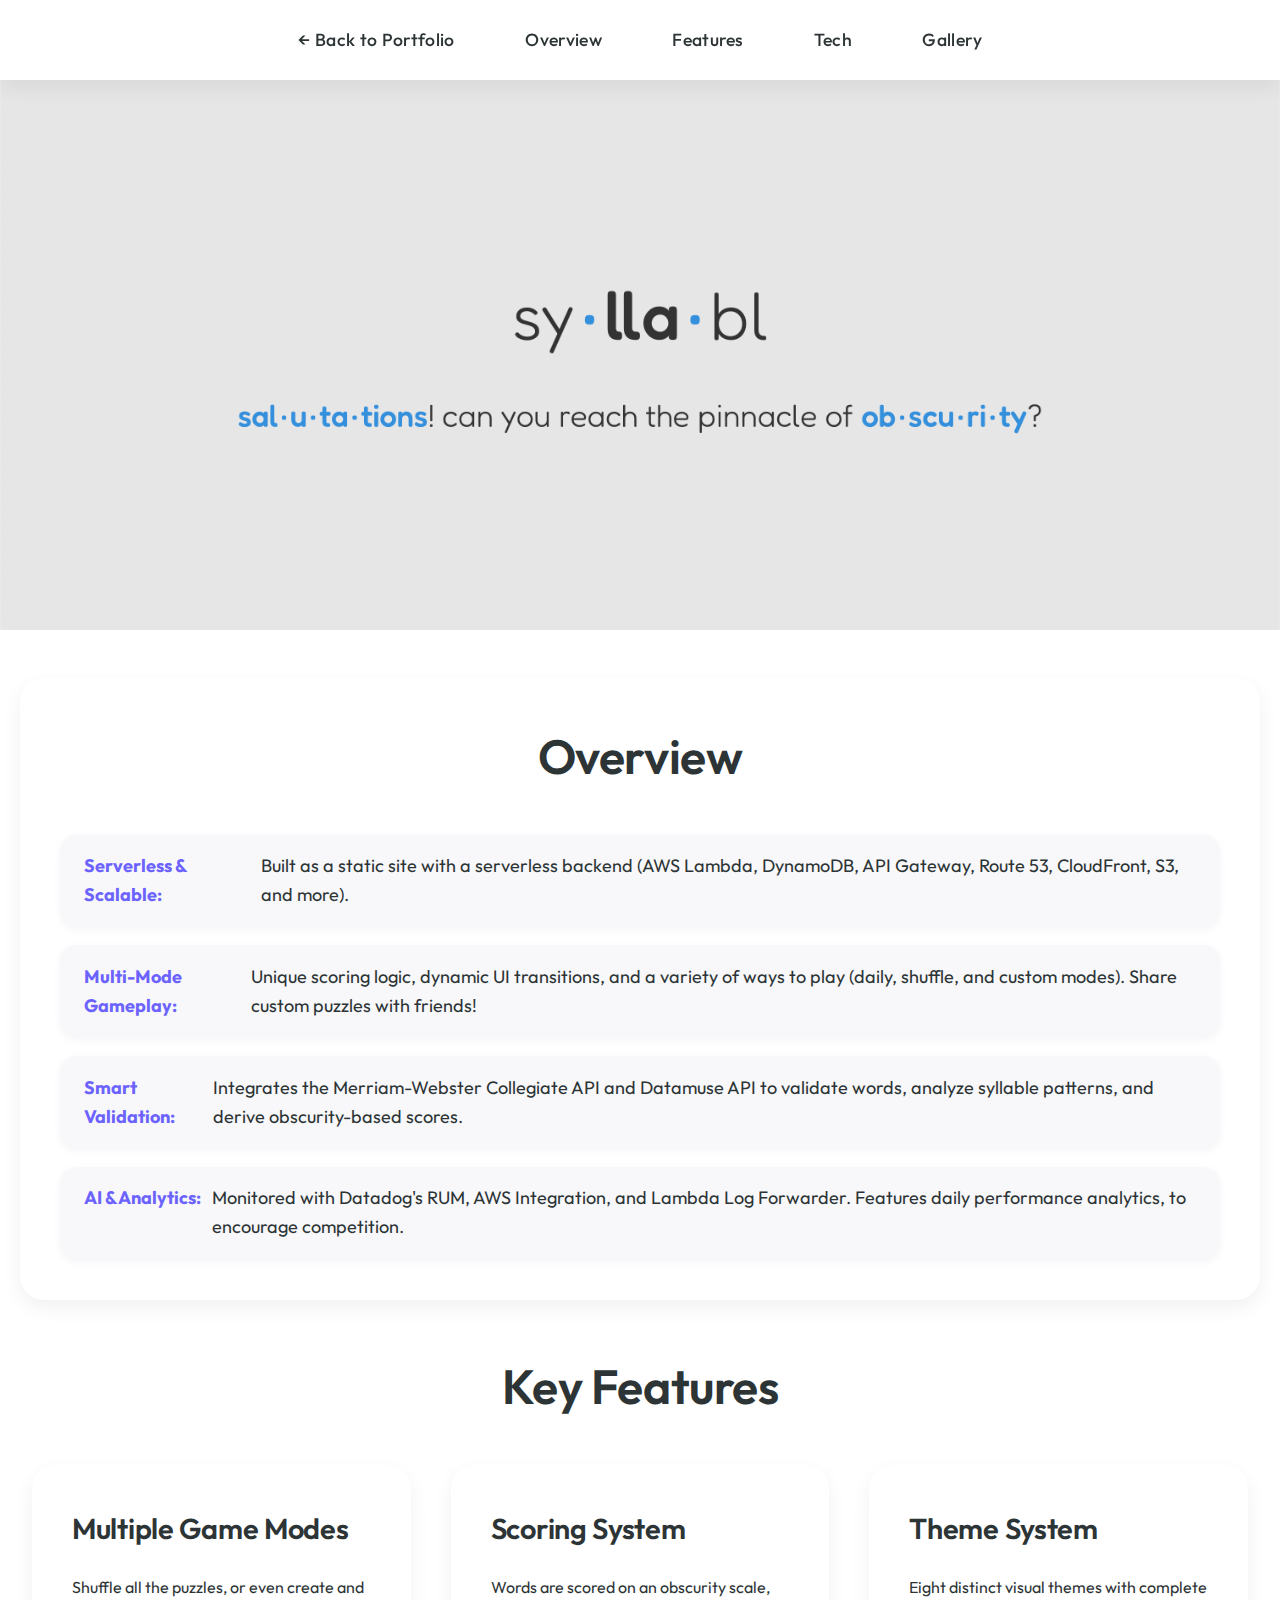
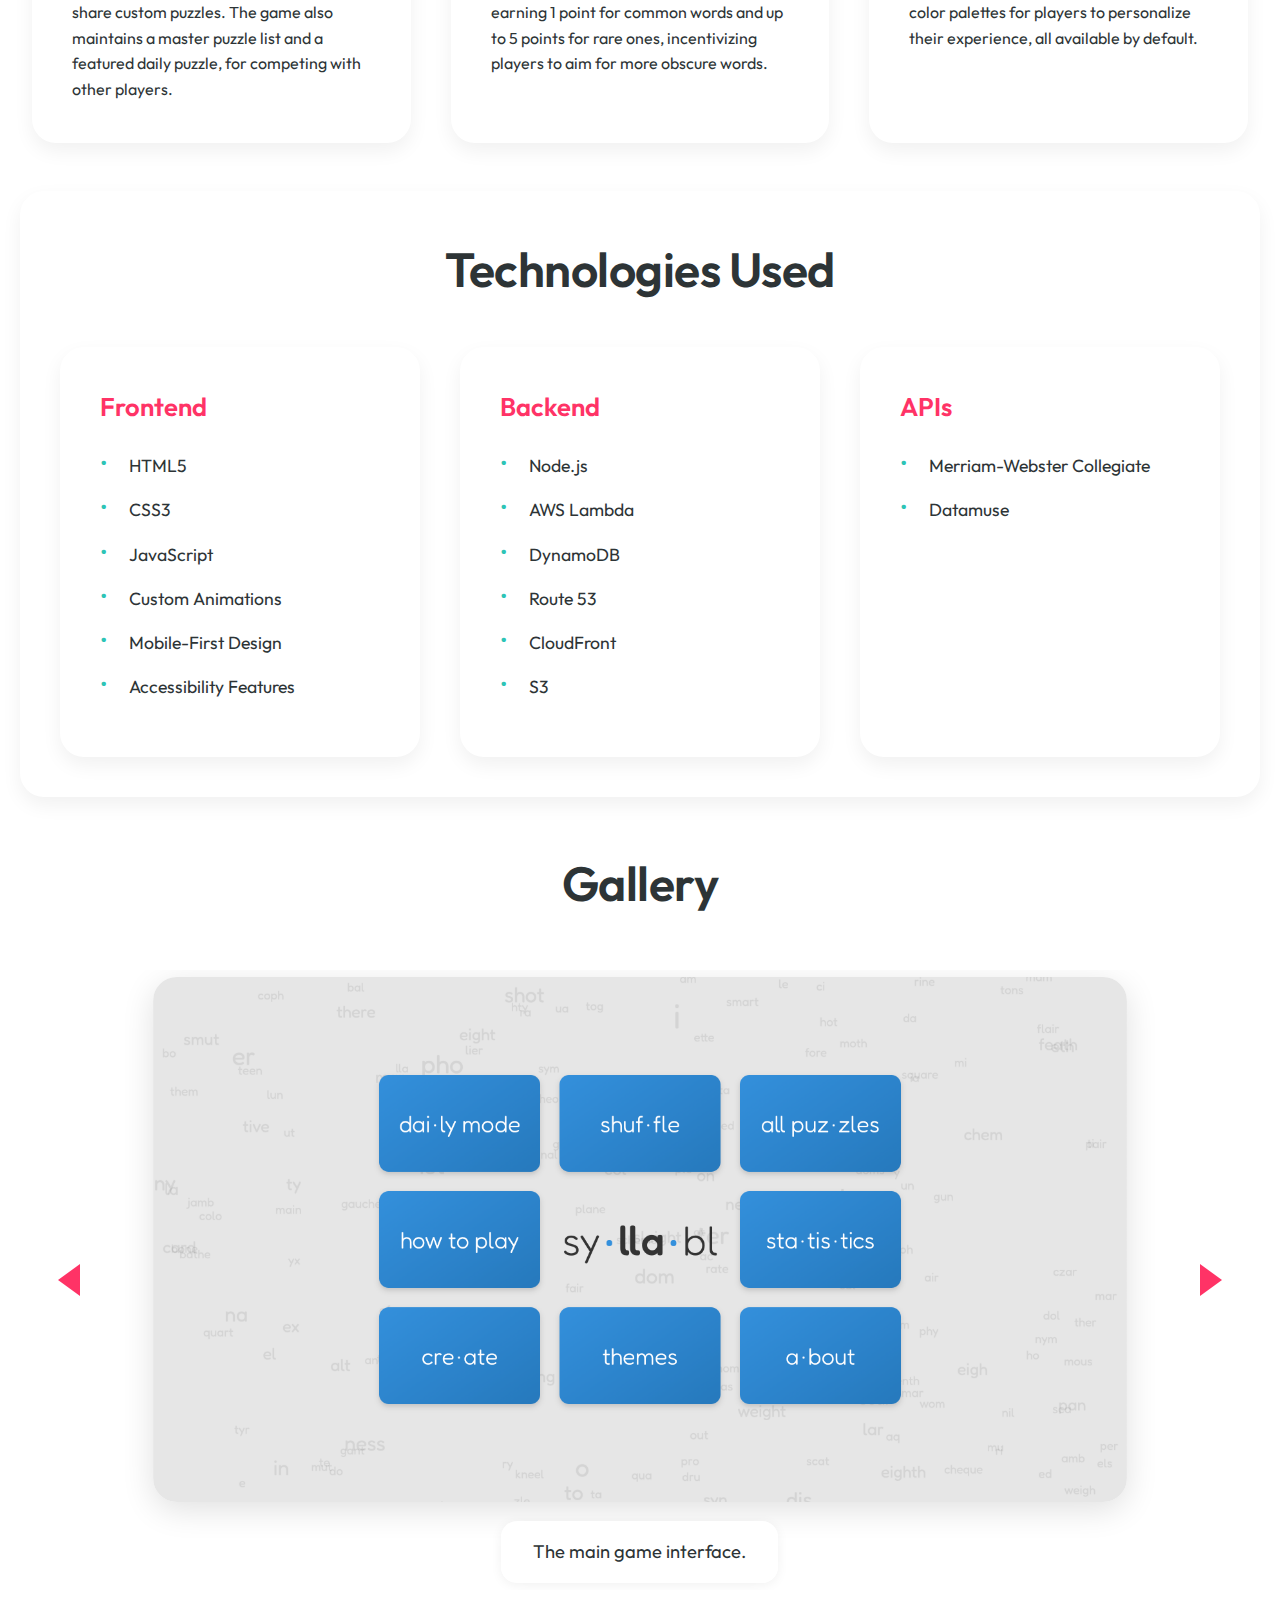
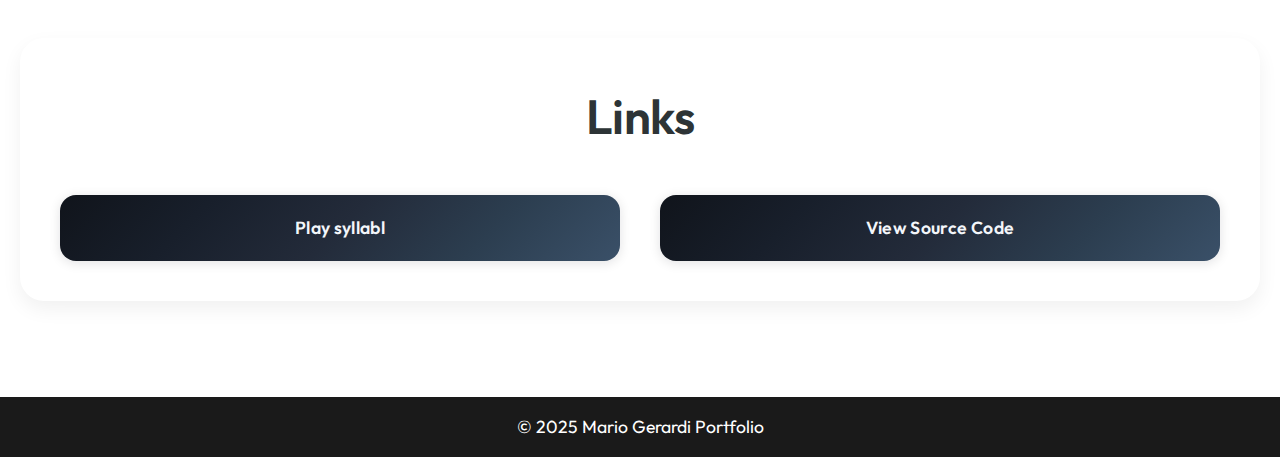
<file: projects/project1.html>
<!DOCTYPE html>
<html lang="en">
<head>
    <meta charset="UTF-8">
    <meta name="viewport" content="width=device-width, initial-scale=1.0">
    <title>syllabl - Game Developer Portfolio</title>
    <link rel="stylesheet" href="../styles.css">
    <link rel="preconnect" href="https://fonts.googleapis.com">
    <link rel="preconnect" href="https://fonts.gstatic.com" crossorigin>
    <link href="https://fonts.googleapis.com/css2?family=Outfit:wght@300;400;500;600;700&display=swap" rel="stylesheet">
</head>
<body class="project-page">
    <header>
        <nav>
            <ul>
                <li><a href="../index.html">← Back to Portfolio</a></li>
                <li><a href="#project-overview">Overview</a></li>
                <li><a href="#project-features">Features</a></li>
                <li><a href="#project-technologies">Tech</a></li>
                <li><a href="#project-gallery">Gallery</a></li>
            </ul>
        </nav>
    </header>

    <main>
        <section id="hero" class="hero-image" style="--hero-bg: url('./images/project1/hero.png');">
            <h1 class="hero-text" style="display: none;">syllabl</h1>
        </section>

        <section id="project-overview" class="card">
            <h2>Overview</h2>
            <div class="content">
                <ul>
                    <li><strong>Serverless & Scalable:</strong> Built as a static site with a serverless backend (AWS Lambda, DynamoDB, API Gateway, Route 53, CloudFront, S3, and more).</li>
                    <li><strong>Multi-Mode Gameplay:</strong> Unique scoring logic, dynamic UI transitions, and a variety of ways to play (daily, shuffle, and custom modes). Share custom puzzles with friends!</li>
                    <li><strong>Smart Validation:</strong> Integrates the Merriam-Webster Collegiate API and Datamuse API to validate words, analyze syllable patterns, and derive obscurity-based scores.</li>
                    <li><strong>AI & Analytics:</strong> Monitored with Datadog's RUM, AWS Integration, and Lambda Log Forwarder. Features daily performance analytics, to encourage competition.</li>
                </ul>
            </div>
        </section>

        <section id="project-features">
            <h2>Key Features</h2>
            <div class="project-grid">
                <div class="project-card">
                    <h3>Multiple Game Modes</h3>
                    <p>Shuffle all the puzzles, or even create and share custom puzzles. The game also maintains a master puzzle list and a featured daily puzzle, for competing with other players.</p>
                </div>
                <div class="project-card">
                    <h3>Scoring System</h3>
                    <p>Words are scored on an obscurity scale, earning 1 point for common words and up to 5 points for rare ones, incentivizing players to aim for more obscure words.</p>
                </div>
                <div class="project-card">
                    <h3>Theme System</h3>
                    <p>Eight distinct visual themes with complete color palettes for players to personalize their experience, all available by default.</p>
                </div>
            </div>
        </section>

        <section id="project-technologies" class="card">
            <h2>Technologies Used</h2>
            <div class="skills-grid">
                <div class="skill-category">
                    <h3>Frontend</h3>
                    <ul>
                        <li>HTML5</li>
                        <li>CSS3</li>
                        <li>JavaScript</li>
                        <li>Custom Animations</li>
                        <li>Mobile-First Design</li>
                        <li>Accessibility Features</li>
                    </ul>
                </div>
                <div class="skill-category">
                    <h3>Backend</h3>
                    <ul>
                        <li>Node.js</li>
                        <li>AWS Lambda</li>
                        <li>DynamoDB</li>
                        <li>Route 53</li>
                        <li>CloudFront</li>
                        <li>S3</li>
                    </ul>
                </div>
                <div class="skill-category">
                    <h3>APIs</h3>
                    <ul>
                        <li>Merriam-Webster Collegiate</li>
                        <li>Datamuse</li>
                    </ul>
                </div>
            </div>
        </section>

        <section id="project-gallery">
            <h2>Gallery</h2>
            <div class="carousel">
                <button class="carousel-arrow left" aria-label="Previous image"></button>
                <div class="carousel-track">
                    <div class="carousel-slide active">
                        <img src="../images/project1/main-game.png" alt="syllabl main game interface">
                        <div class="carousel-caption">The main game interface.</div>
                    </div>
                    <div class="carousel-slide">
                        <img src="../images/project1/puzzle-selection.png" alt="Puzzle selection screen">
                        <div class="carousel-caption">Choose from among all existing puzzles.</div>
                    </div>
                    <div class="carousel-slide">
                        <img src="../images/project1/theme-interaction.png" alt="Theme selection example">
                        <div class="carousel-caption">Personalize your experience with multiple themes.</div>
                    </div>
                    <div class="carousel-slide">
                        <img src="../images/project1/puzzle-start.png" alt="Puzzle start screen">
                        <div class="carousel-caption">Each puzzle has six stages of increasing difficulty.</div>
                    </div>
                    <div class="carousel-slide">
                        <img src="../images/project1/stats-example.png" alt="Stats and analytics">
                        <div class="carousel-caption">Review your performance on the featured daily puzzle. Compete with friends and other players.</div>
                    </div>
                    <div class="carousel-slide">
                        <img src="../images/project1/completed-game.png" alt="Completed game summary">
                        <div class="carousel-caption">Were you able to find any rare words?</div>
                    </div>
                </div>
                <button class="carousel-arrow right" aria-label="Next image"></button>
            </div>
        </section>

        <section id="project-links" class="card">
            <h2>Links</h2>
            <div class="project-grid">
                <a href="https://playsyllabl.com" target="_blank" class="modern-button"><span>Play syllabl</span></a>
                <a href="https://github.com/mariogerardi/playsyllabl" target="_blank" class="modern-button"><span>View Source Code</span></a>
            </div>
        </section>
    </main>

    <footer>
        <p>&copy; 2025 Mario Gerardi Portfolio</p>
    </footer>

    <script src="../script.js"></script>
</body>
</html>
</file>
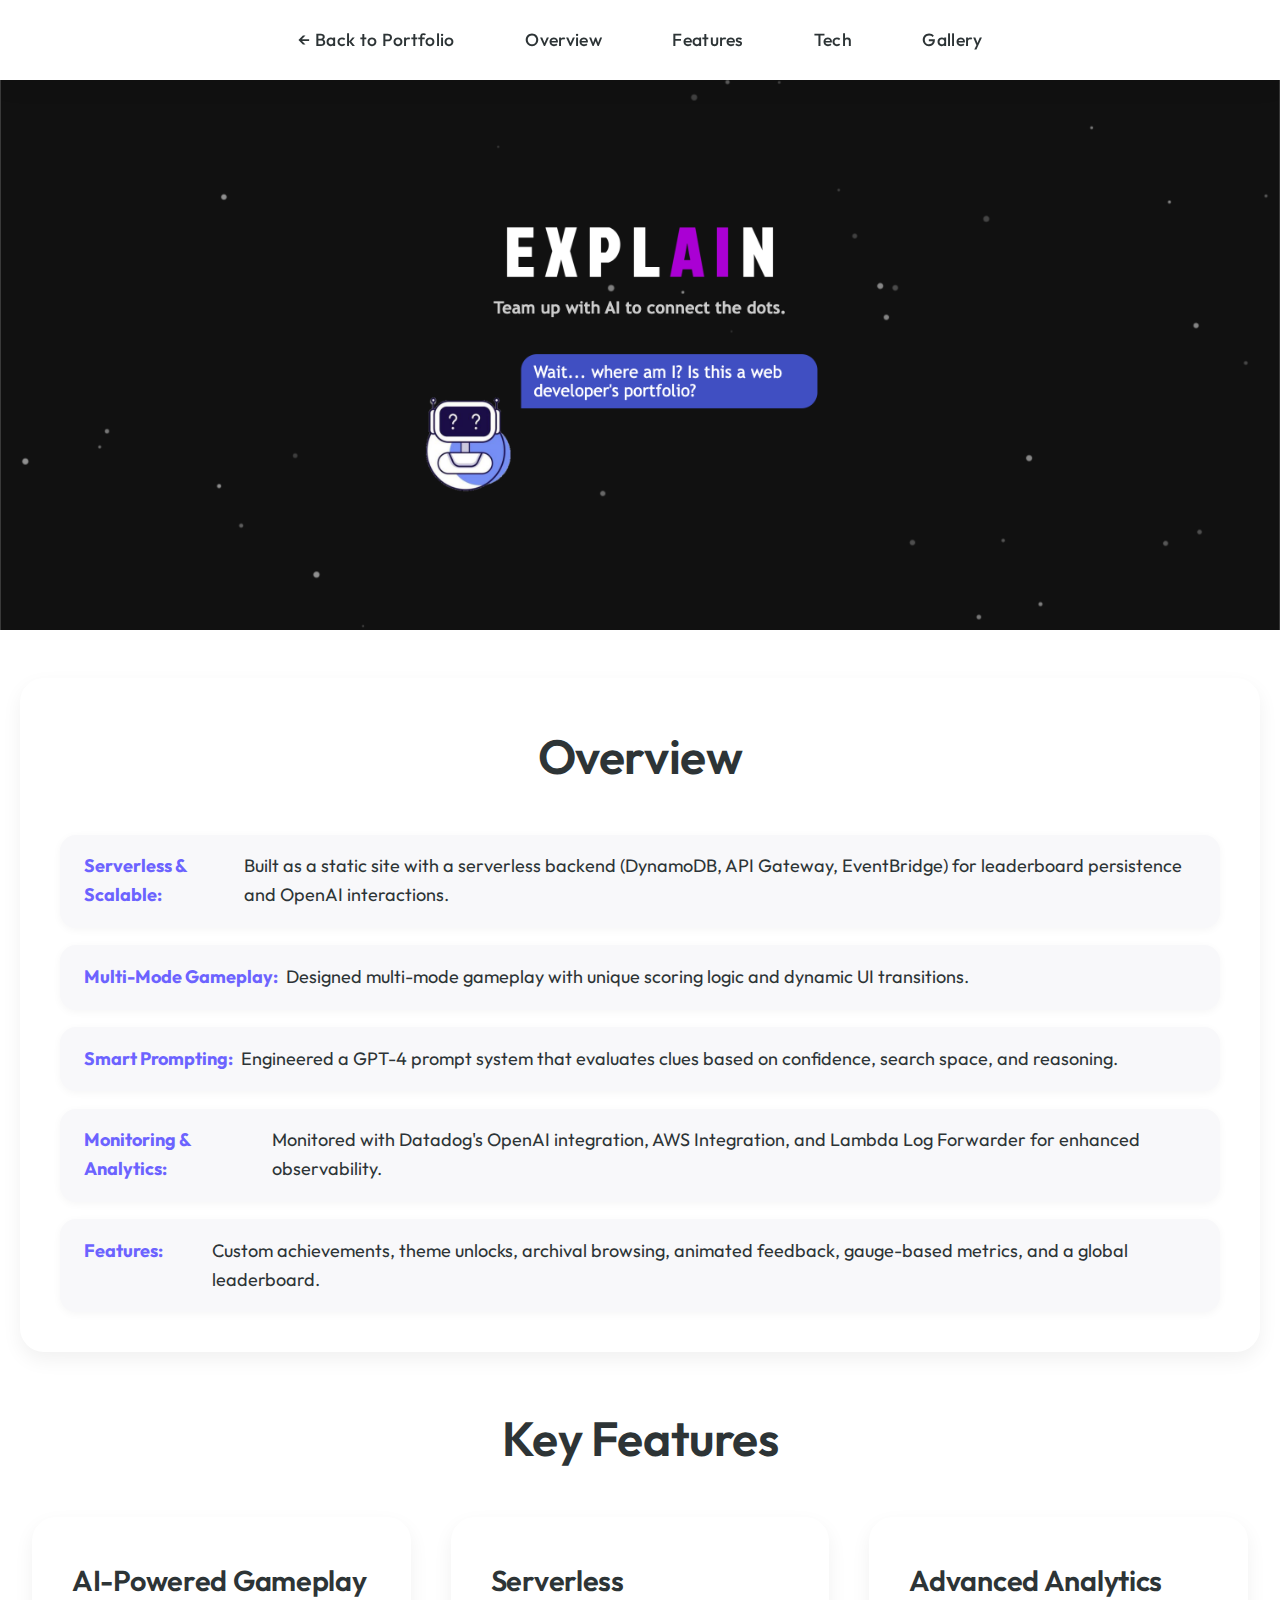
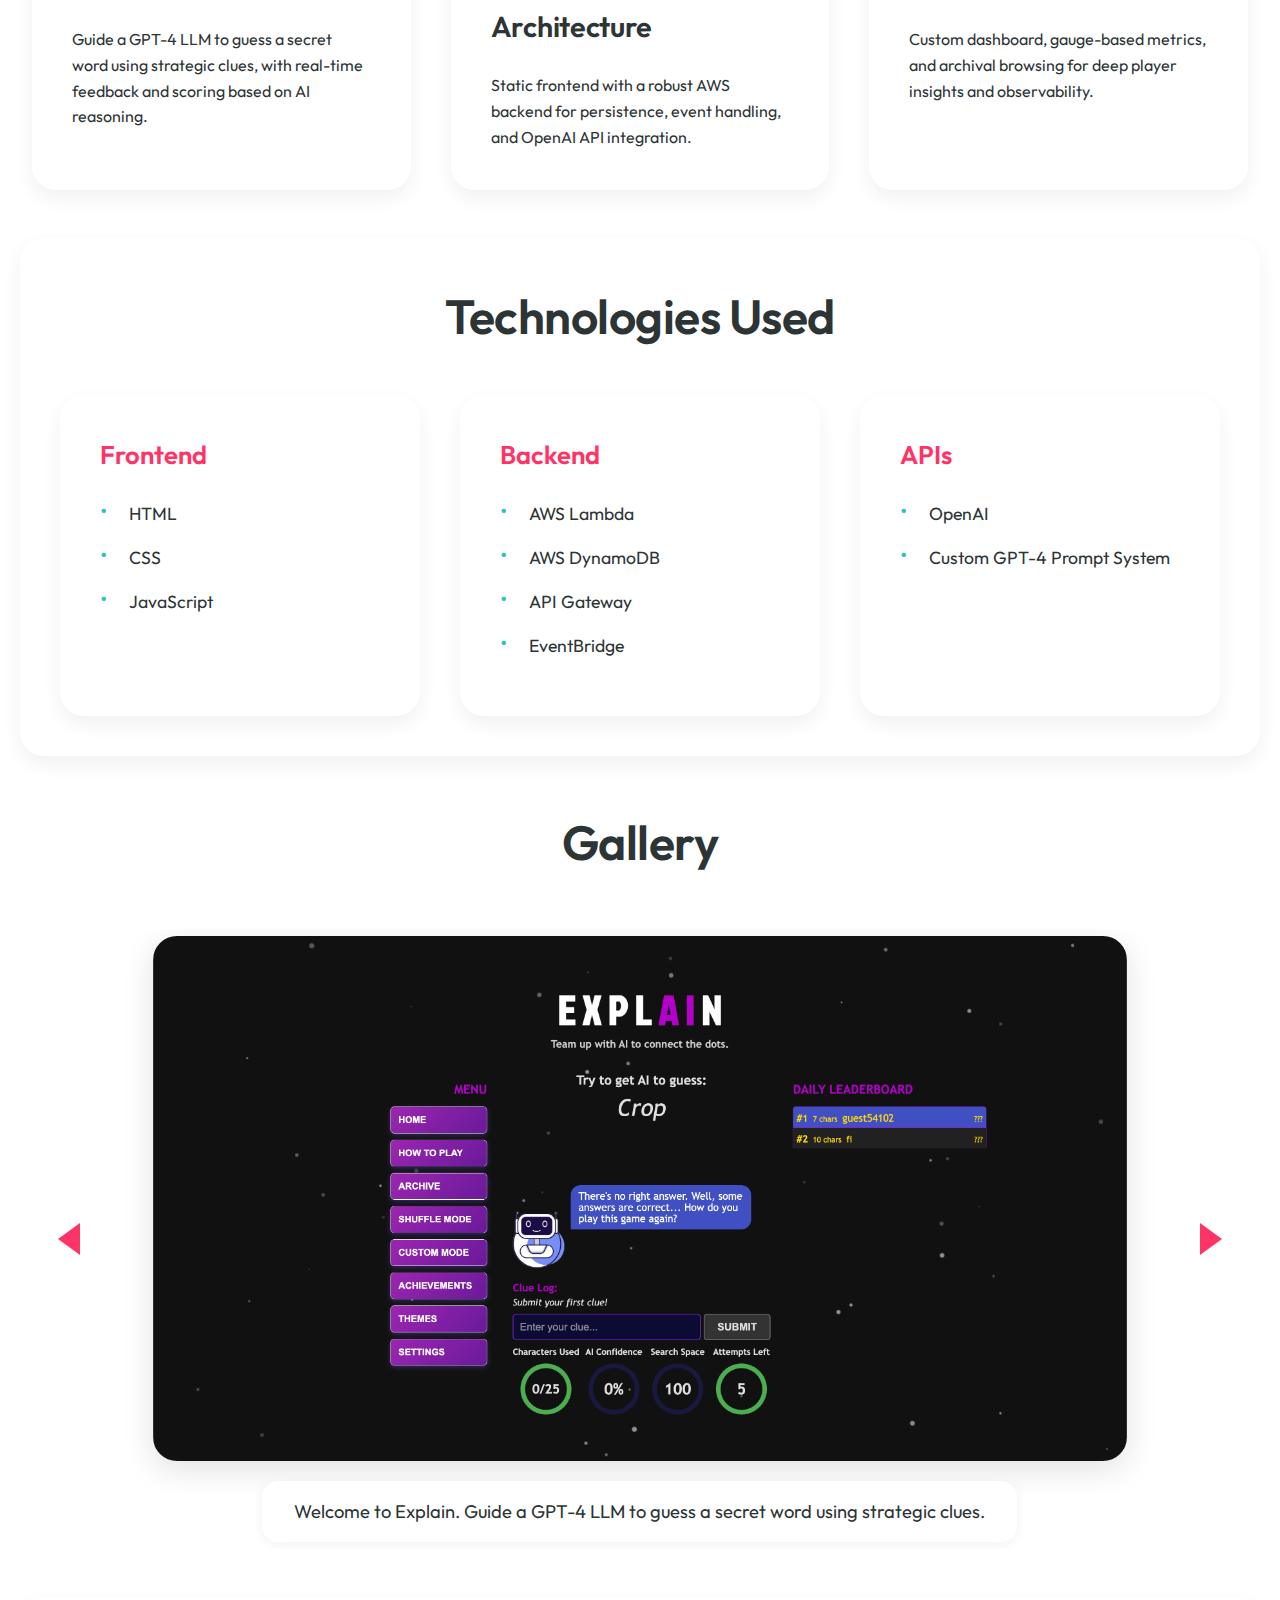
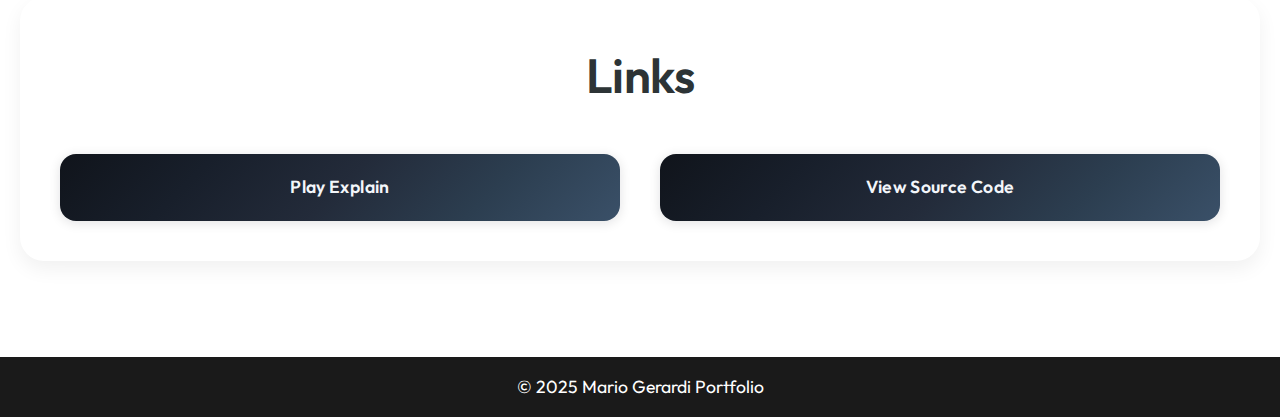
<file: projects/project2.html>
<!DOCTYPE html>
<html lang="en">
<head>
    <meta charset="UTF-8">
    <meta name="viewport" content="width=device-width, initial-scale=1.0">
    <title>Explain - Game Developer Portfolio</title>
    <link rel="stylesheet" href="../styles.css">
    <link rel="preconnect" href="https://fonts.googleapis.com">
    <link rel="preconnect" href="https://fonts.gstatic.com" crossorigin>
    <link href="https://fonts.googleapis.com/css2?family=Outfit:wght@300;400;500;600;700&display=swap" rel="stylesheet">
</head>
<body class="project-page">
    <header>
        <nav>
            <ul>
                <li><a href="../index.html">← Back to Portfolio</a></li>
                <li><a href="#project-overview">Overview</a></li>
                <li><a href="#project-features">Features</a></li>
                <li><a href="#project-technologies">Tech</a></li>
                <li><a href="#project-gallery">Gallery</a></li>
            </ul>
        </nav>
    </header>

    <main>
        <section id="hero" class="hero-image" style="--hero-bg: url('./images/project2/hero.png');">
            <h1 class="hero-text" style="display: none;">Explain</h1>
        </section>

        <section id="project-overview" class="card">
            <h2>Overview</h2>
            <div class="content">
                <ul>
                    <li><strong>Serverless & Scalable:</strong> Built as a static site with a serverless backend (DynamoDB, API Gateway, EventBridge) for leaderboard persistence and OpenAI interactions.</li>
                    <li><strong>Multi-Mode Gameplay:</strong> Designed multi-mode gameplay with unique scoring logic and dynamic UI transitions.</li>
                    <li><strong>Smart Prompting:</strong> Engineered a GPT-4 prompt system that evaluates clues based on confidence, search space, and reasoning.</li>
                    <li><strong>Monitoring & Analytics:</strong> Monitored with Datadog's OpenAI integration, AWS Integration, and Lambda Log Forwarder for enhanced observability.</li>
                    <li><strong>Features:</strong> Custom achievements, theme unlocks, archival browsing, animated feedback, gauge-based metrics, and a global leaderboard.</li>
                </ul>
            </div>
        </section>

        <section id="project-features">
            <h2>Key Features</h2>
            <div class="project-grid">
                <div class="project-card">
                    <h3>AI-Powered Gameplay</h3>
                    <p>Guide a GPT-4 LLM to guess a secret word using strategic clues, with real-time feedback and scoring based on AI reasoning.</p>
                </div>
                <div class="project-card">
                    <h3>Serverless Architecture</h3>
                    <p>Static frontend with a robust AWS backend for persistence, event handling, and OpenAI API integration.</p>
                </div>
                <div class="project-card">
                    <h3>Advanced Analytics</h3>
                    <p>Custom dashboard, gauge-based metrics, and archival browsing for deep player insights and observability.</p>
                </div>
            </div>
        </section>

        <section id="project-technologies" class="card">
            <h2>Technologies Used</h2>
            <div class="skills-grid">
                <div class="skill-category">
                    <h3>Frontend</h3>
                    <ul>
                        <li>HTML</li>
                        <li>CSS</li>
                        <li>JavaScript</li>
                    </ul>
                </div>
                <div class="skill-category">
                    <h3>Backend</h3>
                    <ul>
                        <li>AWS Lambda</li>
                        <li>AWS DynamoDB</li>
                        <li>API Gateway</li>
                        <li>EventBridge</li>
                    </ul>
                </div>
                <div class="skill-category">
                    <h3>APIs</h3>
                    <ul>
                        <li>OpenAI</li>
                        <li>Custom GPT-4 Prompt System</li>
                    </ul>
                </div>
            </div>
        </section>

        <section id="project-gallery">
            <h2>Gallery</h2>
            <div class="carousel">
                <button class="carousel-arrow left" aria-label="Previous image"></button>
                <div class="carousel-track">
                    <div class="carousel-slide active">
                        <img src="../images/project2/home.png" alt="Home screen">
                        <div class="carousel-caption">Welcome to Explain. Guide a GPT-4 LLM to guess a secret word using strategic clues.</div>
                    </div>
                    <div class="carousel-slide">
                        <img src="../images/project2/shuffle-mode.png" alt="Shuffle mode">
                        <div class="carousel-caption">Play from over 400+ puzzles.</div>
                    </div>
                    <div class="carousel-slide">
                        <img src="../images/project2/theme-selection.png" alt="Theme selection">
                        <div class="carousel-caption">Earn achievements to unlock a variety of visual themes, to personalize your experience.</div>
                    </div>
                    <div class="carousel-slide">
                        <img src="../images/project2/archive.png" alt="Archive browser">
                        <div class="carousel-caption">Browse and replay previous puzzles, review your performance, and unlock achievements.</div>
                    </div>
                </div>
                <button class="carousel-arrow right" aria-label="Next image"></button>
            </div>
        </section>

        <section id="project-links" class="card">
            <h2>Links</h2>
            <div class="project-grid">
                <a href="https://expl41n.s3.us-east-1.amazonaws.com/index.html" target="_blank" class="modern-button"><span>Play Explain</span></a>
                <a href="https://github.com/mariogerardi/explain-game" target="_blank" class="modern-button"><span>View Source Code</span></a>
            </div>
        </section>
    </main>

    <footer>
        <p>&copy; 2025 Mario Gerardi Portfolio</p>
    </footer>

    <script src="../script.js"></script>
</body>
</html>
</file>
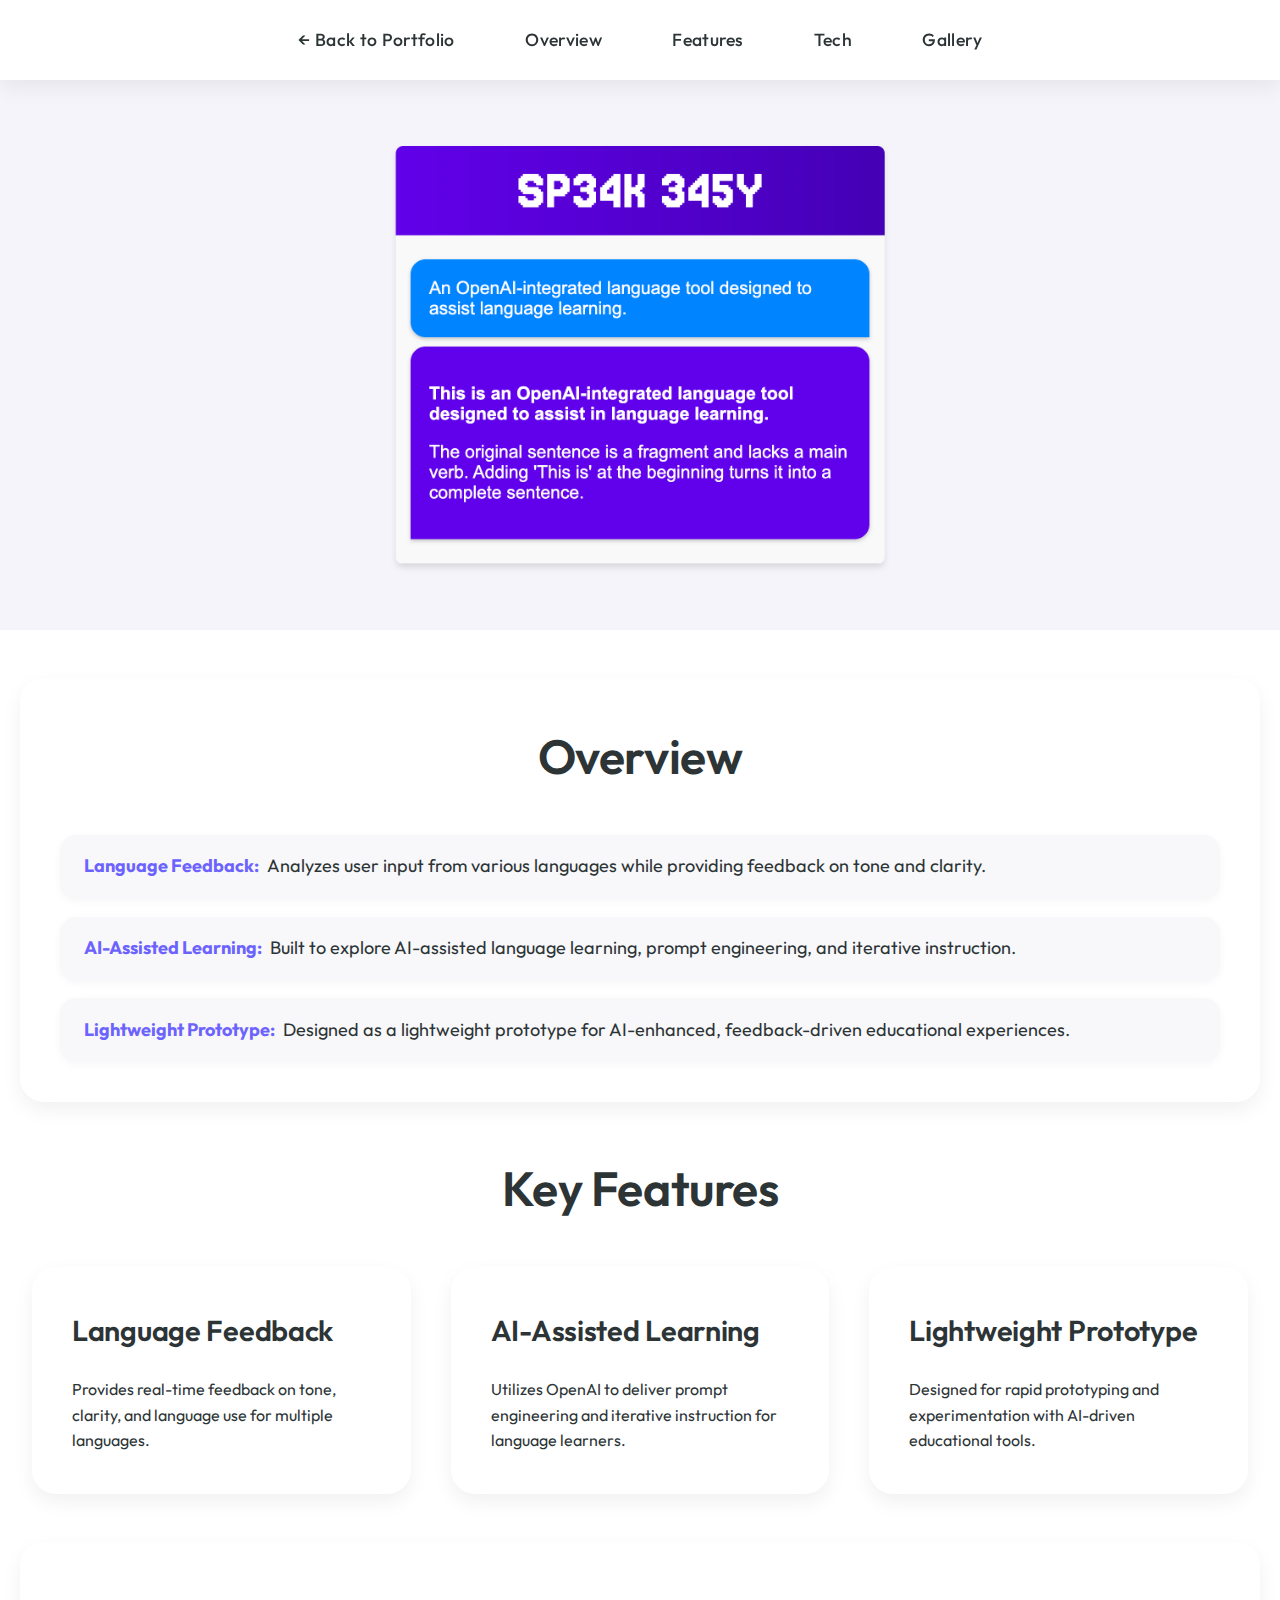
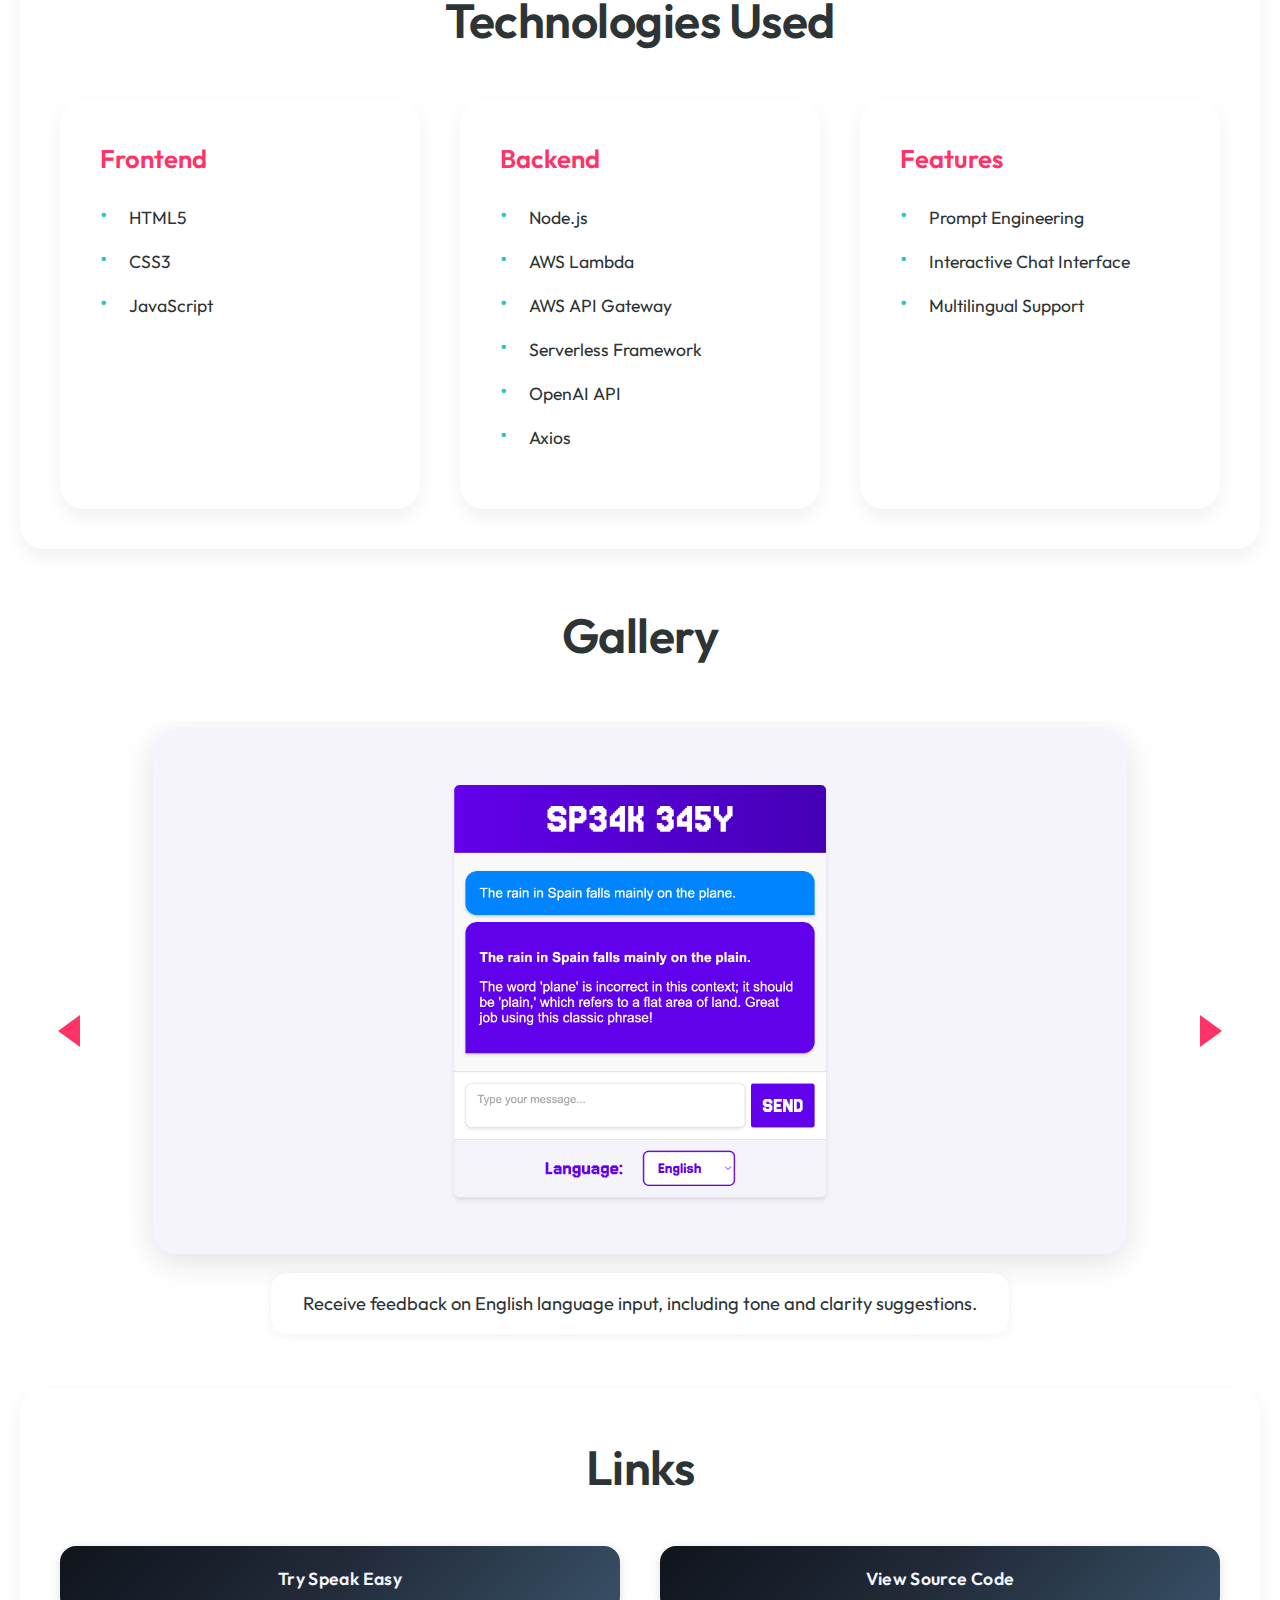
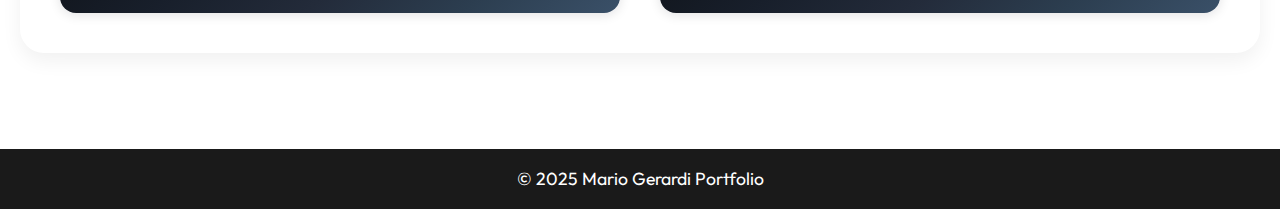
<file: projects/project3.html>
<!DOCTYPE html>
<html lang="en">
<head>
    <meta charset="UTF-8">
    <meta name="viewport" content="width=device-width, initial-scale=1.0">
    <title>Speak Easy - Game Developer Portfolio</title>
    <link rel="stylesheet" href="../styles.css">
    <link rel="preconnect" href="https://fonts.googleapis.com">
    <link rel="preconnect" href="https://fonts.gstatic.com" crossorigin>
    <link href="https://fonts.googleapis.com/css2?family=Outfit:wght@300;400;500;600;700&display=swap" rel="stylesheet">
</head>
<body class="project-page">
    <header>
        <nav>
            <ul>
                <li><a href="../index.html">← Back to Portfolio</a></li>
                <li><a href="#project-overview">Overview</a></li>
                <li><a href="#project-features">Features</a></li>
                <li><a href="#project-technologies">Tech</a></li>
                <li><a href="#project-gallery">Gallery</a></li>
            </ul>
        </nav>
    </header>

    <main>
        <section id="hero" class="hero-image" style="--hero-bg: url('../images/project3/hero.png');">
            <h1 class="hero-text" style="display: none;">Speak Easy</h1>
        </section>

        <section id="project-overview" class="card">
            <h2>Overview</h2>
            <div class="content">
                <ul>
                    <li><strong>Language Feedback:</strong> Analyzes user input from various languages while providing feedback on tone and clarity.</li>
                    <li><strong>AI-Assisted Learning:</strong> Built to explore AI-assisted language learning, prompt engineering, and iterative instruction.</li>
                    <li><strong>Lightweight Prototype:</strong> Designed as a lightweight prototype for AI-enhanced, feedback-driven educational experiences.</li>
                </ul>
            </div>
        </section>

        <section id="project-features">
            <h2>Key Features</h2>
            <div class="project-grid">
                <div class="project-card">
                    <h3>Language Feedback</h3>
                    <p>Provides real-time feedback on tone, clarity, and language use for multiple languages.</p>
                </div>
                <div class="project-card">
                    <h3>AI-Assisted Learning</h3>
                    <p>Utilizes OpenAI to deliver prompt engineering and iterative instruction for language learners.</p>
                </div>
                <div class="project-card">
                    <h3>Lightweight Prototype</h3>
                    <p>Designed for rapid prototyping and experimentation with AI-driven educational tools.</p>
                </div>
            </div>
        </section>

        <section id="project-technologies" class="card">
            <h2>Technologies Used</h2>
            <div class="skills-grid">
                <div class="skill-category">
                    <h3>Frontend</h3>
                    <ul>
                        <li>HTML5</li>
                        <li>CSS3</li>
                        <li>JavaScript</li>
                    </ul>
                </div>
                <div class="skill-category">
                    <h3>Backend</h3>
                    <ul>
                        <li>Node.js</li>
                        <li>AWS Lambda</li>
                        <li>AWS API Gateway</li>
                        <li>Serverless Framework</li>
                        <li>OpenAI API</li>
                        <li>Axios</li>
                    </ul>
                </div>
                <div class="skill-category">
                    <h3>Features</h3>
                    <ul>
                        <li>Prompt Engineering</li>
                        <li>Interactive Chat Interface</li>
                        <li>Multilingual Support</li>
                    </ul>
                </div>
            </div>
        </section>

        <section id="project-gallery">
            <h2>Gallery</h2>
            <div class="carousel">
                <button class="carousel-arrow left" aria-label="Previous image"></button>
                <div class="carousel-track">
                    <div class="carousel-slide">
                        <img src="../images/project3/example-application-english.png" alt="Example application in English">
                        <div class="carousel-caption">Receive feedback on English language input, including tone and clarity suggestions.</div>
                    </div>
                    <div class="carousel-slide">
                        <img src="../images/project3/example-application-spanish.png" alt="Example application in Spanish">
                        <div class="carousel-caption">The tool supports multiple languages, providing feedback and suggestions for non-English input.</div>
                    </div>
                    <div class="carousel-slide">
                        <img src="../images/project3/example-application-pig-latin.png" alt="Example application in Pig Latin">
                        <div class="carousel-caption">Speak Easy can even analyze playful or constructed languages for tone and clarity, like Pig Latin.</div>
                    </div>
                </div>
                <button class="carousel-arrow right" aria-label="Next image"></button>
            </div>
        </section>

        <section id="project-links" class="card">
            <h2>Links</h2>
            <div class="project-grid">
                <a href="http://sp34k345y.s3-website-us-east-1.amazonaws.com/" target="_blank" class="modern-button"><span>Try Speak Easy</span></a>
                <a href="https://github.com/mariogerardi/sp34k-345y" target="_blank" class="modern-button"><span>View Source Code</span></a>
            </div>
        </section>
    </main>

    <footer>
        <p>&copy; 2025 Mario Gerardi Portfolio</p>
    </footer>

    <script src="../script.js"></script>
</body>
</html>
</file>
<file: styles.css>
@import url('https://fonts.googleapis.com/css2?family=Outfit:wght@300;400;500;600;700&display=swap');

:root {
    --primary-color: #FF3366;
    --secondary-color: #6C63FF;
    --accent-color: #2EC4B6;
    --background-color: #FFFFFF;
    --dark-bg: #1A1A1A;
    --text-color: #2D3436;
    --text-light: #636E72;
    --text-ultra-light: #b8bcbd;
    --card-bg: #FFFFFF;
    --shadow: 0 8px 20px rgba(0, 0, 0, 0.06);
    --transition: all 0.3s cubic-bezier(0.4, 0, 0.2, 1);
    --header-height: 80px;
    --border-radius: 24px;
    --gradient-start: #FFB5DA;
    --gradient-end: #B5DEFF;
}

html {
    scroll-behavior: smooth;
    scroll-padding-top: calc(var(--header-height) + 40px);
}

* {
    margin: 0;
    padding: 0;
    box-sizing: border-box;
}

body {
    font-family: 'Outfit', sans-serif;
    background-color: var(--background-color);
    color: var(--text-color);
    line-height: 1.6;
}

/* Modern Card Style replacing pixel-border */
.card {
    background: var(--card-bg);
    border-radius: var(--border-radius);
    padding: 2.5rem;
    margin: 20px;
    box-shadow: var(--shadow);
    transition: var(--transition);
    border: none;
}

.card:hover {
    transform: translateY(-5px);
    box-shadow: 0 12px 24px rgba(0, 0, 0, 0.1);
}

/* Update header styles */
header {
    background-color: rgba(255, 255, 255, 0.9);
    backdrop-filter: blur(10px);
    padding: 1rem 1.5rem;
    position: sticky;
    top: 0;
    z-index: 100;
    box-shadow: var(--shadow);
    height: var(--header-height);
    display: flex;
    align-items: center;
    width: 100vw;
    max-width: 100vw;
    overflow-x: hidden;
}

nav {
    width: 100vw;
    max-width: 100vw;
    overflow-x: unset;
}

nav ul {
    list-style: none;
    display: flex;
    justify-content: center;
    gap: 2rem;
    margin: 0;
    padding: 0;
    min-width: unset;
    scrollbar-width: unset;
    scrollbar-color: unset;
}

nav ul::-webkit-scrollbar,
nav ul::-webkit-scrollbar-thumb,
nav ul::-webkit-scrollbar-track {
    display: none !important;
    height: 0 !important;
}

nav a {
    color: var(--text-color);
    text-decoration: none;
    font-weight: 500;
    font-size: 1.1rem;
    transition: var(--transition);
    padding: 0.8rem 1.2rem;
    border-radius: var(--border-radius);
    letter-spacing: 0.02em;
    white-space: nowrap;
}

nav a:hover {
    color: var(--primary-color);
    background-color: rgba(255, 51, 102, 0.1);
    transform: translateY(-2px);
}

section {
    margin: 3rem 0;
    padding: 0 2rem;
}

#hero {
    text-align: center;
    padding: 0 2rem;
    color: white;
    margin-top: 0;
    min-height: 550px;
    display: flex;
    flex-direction: column;
    justify-content: center;
    align-items: center;
    position: relative;
    overflow: hidden;
}

#hero::before {
    content: '';
    position: absolute;
    top: 0;
    left: 0;
    right: 0;
    bottom: 0;
    background: none;
    z-index: 1;
}

#hero.home-hero::before {
    background: linear-gradient(135deg, #10141b, #181f2b, #232b3a, #2c3e50, #3a5068) !important;
}

#hero > * {
    position: relative;
    z-index: 2;
}

.hero-text {
    font-size: 4.5rem;
    font-weight: 700;
    margin-bottom: 1.5rem;
    background: linear-gradient(45deg, var(--primary-color), var(--secondary-color));
    background-clip: text;
    -webkit-background-clip: text;
    -webkit-text-fill-color: transparent;
    letter-spacing: -0.02em;
}

.subtitle {
    font-size: 1.8rem;
    color: var(--text-color);
    margin-top: 12rem;
    font-weight: 300;
}

.home-subtitle {
    margin-top: 0 !important;
    color: var(--text-ultra-light);
}

h2 {
    font-size: 3rem;
    margin-bottom: 2.5rem;
    color: var(--text-color);
    text-align: center;
    font-weight: 600;
    letter-spacing: -0.01em;
}

.project-grid, .skills-grid {
    display: grid;
    grid-template-columns: repeat(auto-fit, minmax(320px, 1fr));
    gap: 2.5rem;
    margin-top: 2.5rem;
}

.project-card {
    background: var(--card-bg);
    border-radius: var(--border-radius);
    padding: 2.5rem;
    box-shadow: var(--shadow);
    transition: var(--transition);
    display: flex;
    flex-direction: column;
    gap: 1.5rem;
}

.project-card:hover {
    transform: translateY(-8px) scale(1.01);
    box-shadow: 0 20px 40px rgba(0, 0, 0, 0.12);
}

.project-card img {
    width: 100%;
    border-radius: calc(var(--border-radius) - 8px);
    margin-bottom: 1rem;
}

.project-card h3 {
    font-size: 1.8rem;
    font-weight: 600;
    letter-spacing: -0.01em;
}

.skill-category {
    background: var(--card-bg);
    border-radius: var(--border-radius);
    padding: 2.5rem;
    box-shadow: var(--shadow);
    transition: var(--transition);
}

.skill-category:hover {
    transform: translateY(-5px);
    box-shadow: 0 12px 24px rgba(0, 0, 0, 0.1);
}

.skill-category h3 {
    color: var(--primary-color);
    margin-bottom: 1.5rem;
    font-size: 1.6rem;
    font-weight: 600;
}

.skill-category ul {
    list-style: none;
}

.skill-category li {
    margin: 1rem 0;
    padding-left: 1.8rem;
    position: relative;
    font-size: 1.1rem;
}

.skill-category li::before {
    content: '•';
    position: absolute;
    left: 0;
    color: var(--accent-color);
    font-size: 1.4rem;
    line-height: 1;
}

.form-group {
    margin-bottom: 2rem;
}

label {
    display: block;
    margin-bottom: 0.8rem;
    color: var(--text-color);
    font-weight: 500;
    font-size: 1.1rem;
}

input, textarea {
    width: 100%;
    padding: 1.2rem;
    border: 2px solid #E0E0E0;
    border-radius: calc(var(--border-radius) - 8px);
    background-color: white;
    color: var(--text-color);
    font-family: 'Outfit', sans-serif;
    font-size: 1.1rem;
    transition: var(--transition);
}

input:focus, textarea:focus {
    outline: none;
    border-color: var(--primary-color);
    box-shadow: 0 0 0 4px rgba(255, 51, 102, 0.1);
}

textarea {
    min-height: 150px;
    resize: vertical;
}

.modern-button {
    background: linear-gradient(135deg, #10141b, #181f2b, #232b3a, #2c3e50, #3a5068);
    color: #f3f6fa;
    border: none;
    padding: 1.2rem 2.4rem;
    border-radius: calc(var(--border-radius) - 8px);
    font-weight: 600;
    font-size: 1.1rem;
    cursor: pointer;
    transition: var(--transition);
    text-decoration: none;
    display: inline-block;
    text-align: center;
    letter-spacing: 0.02em;
    position: relative;
    overflow: hidden;
    box-shadow: 0 2px 12px rgba(16,20,27,0.12);
}

.modern-button:hover, .modern-button:focus {
    background: linear-gradient(135deg, #232b3a, #3a5068, #4a6fa5);
    color: #fff;
    transform: translateY(-3px) scale(1.03);
    box-shadow: 0 8px 24px rgba(44,56,80,0.18);
}

.modern-button span {
    position: relative;
    z-index: 1;
}

footer {
    text-align: center;
    padding: 1rem 1rem;
    background-color: var(--dark-bg);
    color: white;
    margin-top: 6rem;
    font-size: 1.1rem;
}

/* Project Page Specific Styles */
.project-page .card {
    margin-bottom: 2rem;
}

.gallery-grid {
    display: grid;
    grid-template-columns: repeat(auto-fit, minmax(300px, 1fr));
    gap: 1.5rem;
    margin-top: 2rem;
}

.gallery-item {
    border-radius: 12px;
    overflow: hidden;
    box-shadow: var(--shadow);
    transition: var(--transition);
}

.gallery-item:hover {
    transform: scale(1.02);
}

.gallery-item img {
    width: 100%;
    height: auto;
    display: block;
}

/* About section with avatar */
.about-flex {
    display: flex;
    align-items: flex-start;
    gap: 2.5rem;
}
.about-avatar-img {
    width: 250px;
    height: 250px;
    border-radius: 50%;
    object-fit: cover;
    box-shadow: 0 4px 16px rgba(0,0,0,0.08);
    flex-shrink: 0;
}
.about-employment {
    margin-bottom: 1.2rem;
    color: var(--primary-color);
    font-size: 1.15rem;
}

/* Hamburger menu styles */
.hamburger {
    display: none;
    flex-direction: column;
    justify-content: center;
    width: 40px;
    height: 40px;
    cursor: pointer;
    z-index: 200;
}
.hamburger span {
    display: block;
    height: 4px;
    width: 100%;
    background: var(--text-color);
    margin: 5px 0;
    border-radius: 2px;
    transition: 0.3s;
}

/* Carousel styles for project gallery */
.carousel {
    position: relative;
    width: 100%;
    max-width: 1200px;
    margin: 3rem auto 0 auto;
    display: flex;
    align-items: center;
    justify-content: center;
    min-height: 620px;
}
.carousel-track {
    display: flex;
    overflow: hidden;
    width: 100%;
    height: 620px;
    position: relative;
}
.carousel-slide {
    min-width: 100%;
    transition: opacity 0.5s, transform 0.5s;
    opacity: 0;
    transform: scale(0.95);
    display: flex;
    flex-direction: column;
    align-items: center;
    justify-content: center;
    position: absolute;
    left: 0;
    top: 0;
    height: 100%;
}
.carousel-slide.active {
    opacity: 1;
    transform: scale(1);
    position: relative;
    z-index: 2;
}
.carousel-slide img {
    width: 90%;
    max-width: 1100px;
    max-height: 525px;
    border-radius: 24px;
    box-shadow: 0 8px 32px rgba(0,0,0,0.12);
    object-fit: cover;
    margin-bottom: 1.2rem;
    transition: transform 0.3s ease;
}
.carousel-slide img:hover {
    transform: scale(1.02);
    box-shadow: 0 12px 40px rgba(0,0,0,0.15);
}
.carousel-caption {
    display: none;
    font-size: 1.15rem;
    color: var(--text-color);
    background: rgba(255,255,255,0.92);
    border-radius: 16px;
    padding: 1rem 2rem;
    box-shadow: 0 2px 12px rgba(0,0,0,0.06);
    text-align: center;
    max-width: 90%;
    margin: 0 auto;
}
.carousel-slide.active .carousel-caption {
    display: block;
}
.carousel-arrow {
    background: rgba(255,255,255,0.85);
    border: none;
    width: 65px;
    height: 60px;
    cursor: pointer;
    z-index: 3;
    transition: background 0.2s, color 0.2s;
    margin: 0;
    display: flex;
    align-items: center;
    justify-content: center;
    position: relative;
}
.carousel-arrow::before {
    content: '';
    display: block;
    width: 0;
    height: 0;
    border-top: 16px solid transparent;
    border-bottom: 16px solid transparent;
}
.carousel-arrow.left::before {
    border-right: 22px solid var(--primary-color);
    border-left: none;
}
.carousel-arrow.right::before {
    border-left: 22px solid var(--primary-color);
    border-right: none;
}
.carousel-arrow:hover::before,
.carousel-arrow:focus::before {
    border-right-color: #fff;
    border-left-color: #fff;
}
.carousel-arrow:hover,
.carousel-arrow:focus {
    background: var(--primary-color);
    border-color: var(--primary-color);
}
@media (max-width: 768px) {
    .carousel-arrow {
        width: 40px;
        height: 40px;
    }
    .carousel-arrow::before {
        border-top: 10px solid transparent;
        border-bottom: 10px solid transparent;
    }
    .carousel-arrow.left::before {
        border-right: 14px solid var(--primary-color);
    }
    .carousel-arrow.right::before {
        border-left: 14px solid var(--primary-color);
    }
}

@media (max-width: 900px) {
    .carousel {
        max-width: 98vw;
        min-height: 260px;
    }
    .carousel-track {
        height: 220px;
    }
    .carousel-slide img {
        max-width: 98vw;
        max-height: 220px;
    }
    .carousel-caption {
        font-size: 1rem;
        padding: 0.7rem 1rem;
    }
}
@media (max-width: 600px) {
    .carousel {
        min-height: 180px;
    }
    .carousel-track {
        height: 140px;
    }
    .carousel-slide img {
        max-height: 120px;
    }
    #hero {
        height: 140px;
    }
}

.hero-image {
    background-image: var(--hero-bg), linear-gradient(135deg, var(--dark-bg), #2D3436);
    background-size: cover;
    background-position: center;
    background-repeat: no-repeat;
}

.hero-image p

/* Project Overview Section */
.overview-card {
    padding: 3rem 2.5rem;
    margin: 40px 0;
    background: none;
    border-radius: 0;
    box-shadow: none;
    max-width: none;
    display: flex;
    flex-direction: column;
    align-items: center;
    width: 100%;
}
.overview-flex {
    display: flex;
    flex-direction: column;
    align-items: center;
    gap: 0;
    width: 100%;
}
.overview-content {
    flex: 1;
    width: 100%;
    text-align: center;
}
.overview-summary {
    font-size: 1.25rem;
    margin-bottom: 1.5rem;
    color: var(--primary-color);
}
.overview-list {
    list-style: none;
    padding: 0;
    margin: 0 auto;
    max-width: 700px;
    text-align: left;
}
.overview-list li {
    margin-bottom: 1.1rem;
    font-size: 1.13rem;
    background: #f8f8fa;
    border-radius: 16px;
    padding: 1.1rem 1.5rem;
    box-shadow: 0 2px 8px rgba(0,0,0,0.04);
    color: var(--text-color);
    line-height: 1.6;
    display: flex;
    align-items: flex-start;
}
.overview-list li strong {
    color: var(--secondary-color);
    margin-right: 0.5rem;
    min-width: 120px;
}
@media (max-width: 900px) {
    .overview-card {
        padding: 2rem 1rem;
        max-width: 98vw;
    }
    .overview-list li {
        font-size: 1rem;
        padding: 0.9rem 1rem;
    }
}

.card .content ul {
    list-style: none;
    padding: 0;
    margin: 1.5rem 0 0 0;
    display: flex;
    flex-direction: column;
    gap: 1.1rem;
}
.card .content ul li {
    background: #f8f8fa;
    border-radius: 16px;
    padding: 1.1rem 1.5rem;
    box-shadow: 0 2px 8px rgba(0,0,0,0.04);
    color: var(--text-color);
    line-height: 1.6;
    font-size: 1.13rem;
    display: flex;
    align-items: flex-start;
}
.card .content ul li strong {
    color: var(--secondary-color);
    margin-right: 0.5rem;
    min-width: 120px;
}
@media (max-width: 900px) {
    .card .content ul li {
        font-size: 1rem;
        padding: 0.9rem 1rem;
    }
}

.hero-banner {
    position: relative;
    height: 220px;
    min-height: unset;
    display: flex;
    align-items: center;
    justify-content: center;
    background: linear-gradient(135deg, var(--dark-bg), #2D3436);
    overflow: hidden;
}
.hero-banner-img {
    position: absolute;
    top: 0; left: 0; right: 0;
    height: 120px;
    background: linear-gradient(180deg,rgba(34,34,34,0.18),rgba(34,34,34,0.18)), url('images/hero.png') center/cover no-repeat;
    opacity: 0.22;
    filter: blur(2.5px);
    z-index: 1;
}
.hero-banner-content {
    position: relative;
    z-index: 2;
    text-align: center;
    width: 100%;
}
@media (max-width: 600px) {
    .hero-banner {
        height: 140px;
    }
    .hero-banner-img {
        height: 70px;
    }
}
</file>
